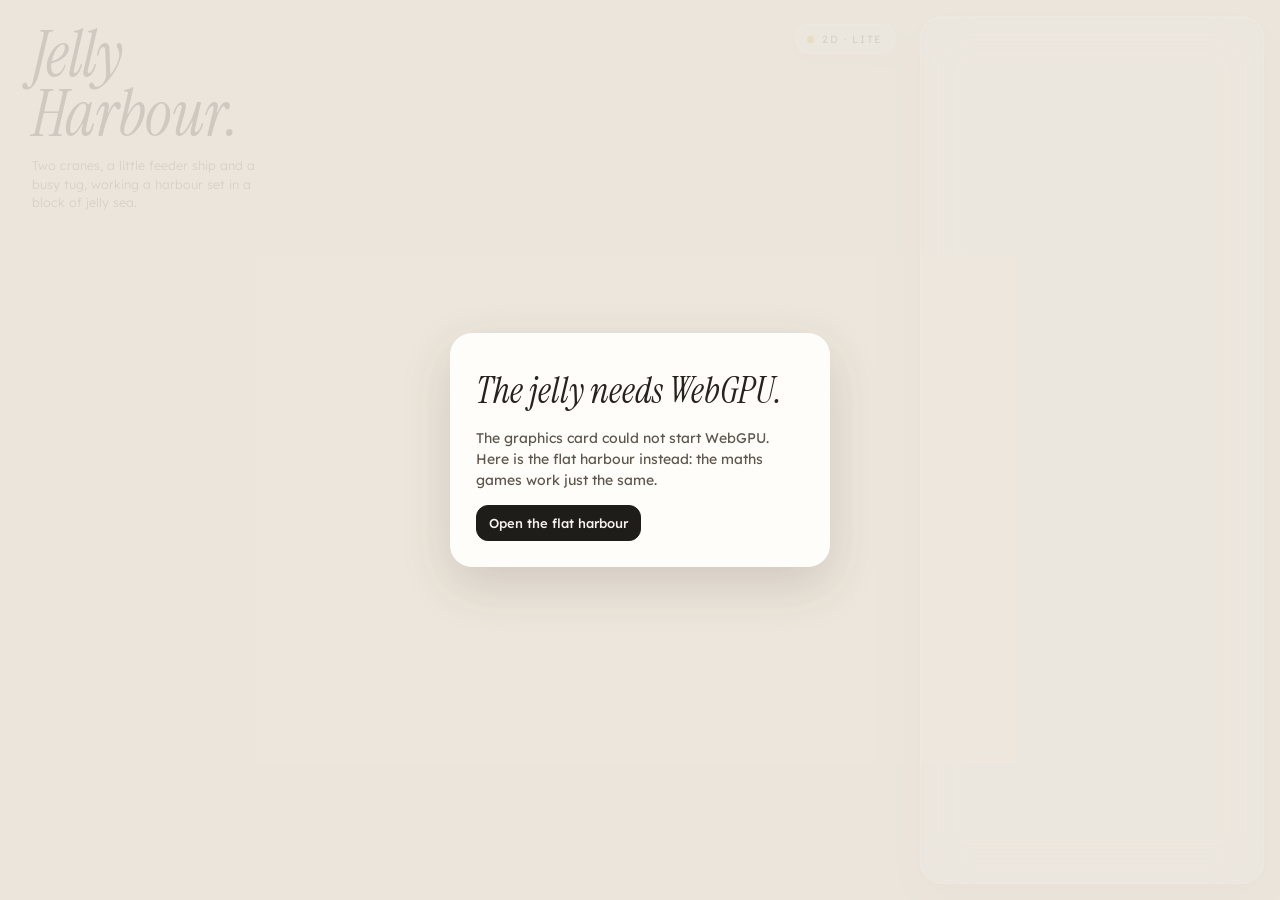
<file: index.html>
<!doctype html>
<html lang="en-GB">
<head>
<meta charset="utf-8">
<meta name="viewport" content="width=device-width, initial-scale=1, viewport-fit=cover">
<title>Jelly Harbour</title>
<meta name="description" content="Times tables and number bonds in a harbour made of jelly.">
<meta name="theme-color" content="#ece6dc">
<meta name="apple-mobile-web-app-capable" content="yes">
<meta name="mobile-web-app-capable" content="yes">
<meta name="apple-mobile-web-app-title" content="Jelly Harbour">
<meta name="apple-mobile-web-app-status-bar-style" content="default">
<link rel="manifest" href="manifest.webmanifest">
<link rel="icon" href="assets/icons/favicon-32.png" sizes="32x32">
<link rel="apple-touch-icon" href="assets/icons/apple-touch-icon-180.png">
<link rel="preconnect" href="https://fonts.googleapis.com">
<link rel="preconnect" href="https://fonts.gstatic.com" crossorigin>
<link rel="stylesheet" href="https://fonts.googleapis.com/css2?family=Instrument+Serif:ital@0;1&family=Lexend:wght@300;400;500;600;700&display=swap">
<link rel="stylesheet" href="css/app.css">
<script>
  // Keep Chrome's install offer for our own Install button (js/ui/install.js); it can arrive before the modules load.
  addEventListener('beforeinstallprompt', function (e) { e.preventDefault(); window.__installOffer = e; dispatchEvent(new Event('install-offer')); });
</script>
</head>
<body>
<canvas id="stage" aria-label="A harbour inside a block of jelly"></canvas>
<div id="labels" aria-hidden="true"></div>

<header class="masthead">
  <h1 class="title">Jelly <span>Harbour.</span></h1>
  <p class="blurb">Two cranes, a little feeder ship and a busy tug, working a harbour set in a block of jelly sea.</p>
</header>

<div class="pill" id="pill"><i></i><span>WebGPU · Live</span></div>

<aside class="panel" id="panel" aria-label="Harbour controls">
  <button class="sheet-handle" id="sheetHandle" aria-label="Show or hide the controls"><span></span></button>
  <div class="panel-body" id="panelBody"></div>
</aside>

<div class="toast" id="toast" role="status" aria-live="polite"></div>

<div class="fallback" id="fallback" hidden>
  <div class="fallback-card">
    <h2>The jelly needs WebGPU.</h2>
    <p id="fallbackWhy">This browser can't draw the 3D harbour, so here is the flat version. The maths games work just the same.</p>
    <button class="btn dark" id="fallbackGo">Open the flat harbour</button>
  </div>
</div>

<script type="module" src="js/main.js"></script>
</body>
</html>
</file>
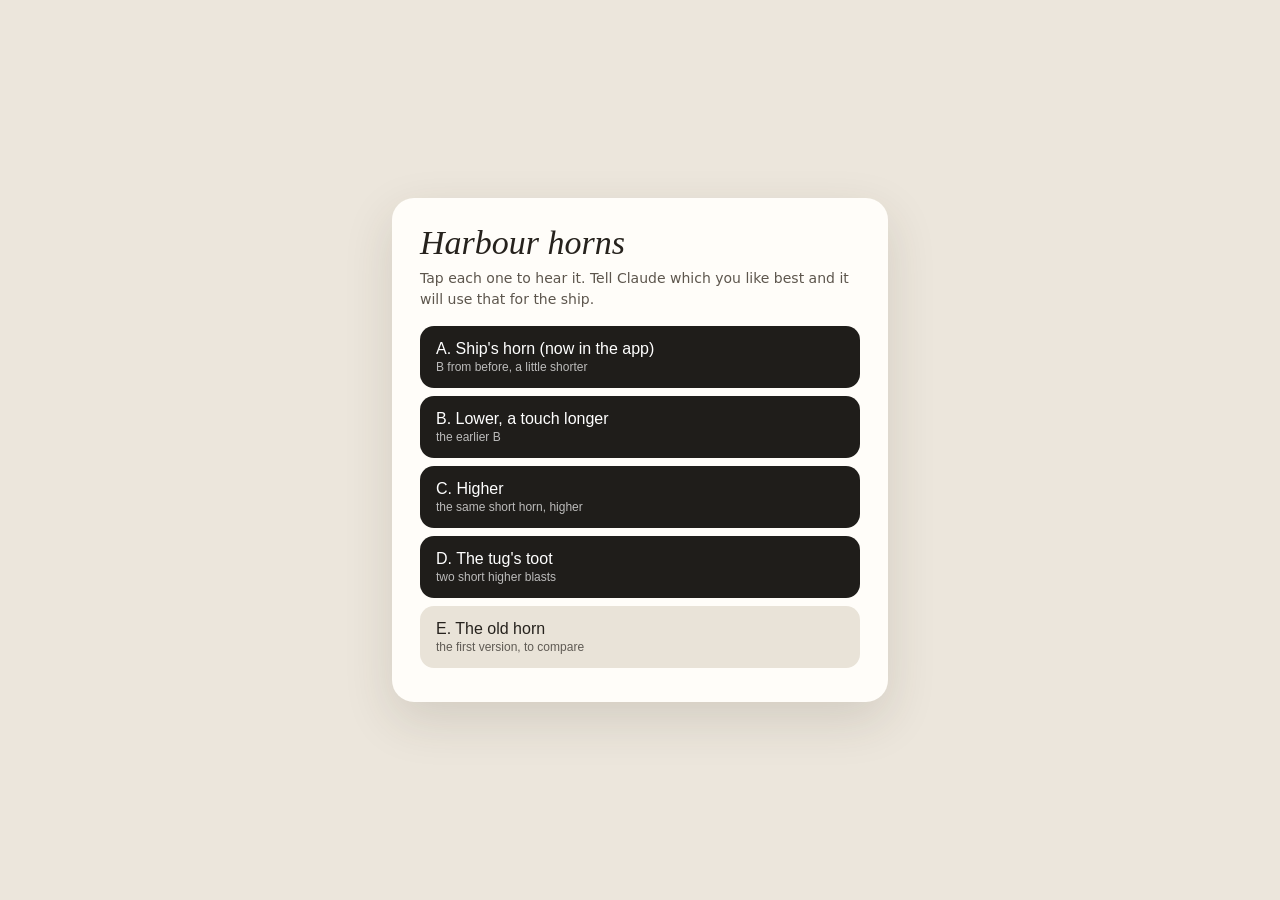
<file: dev/horns.html>
<!doctype html>
<html lang="en-GB"><head><meta charset="utf-8"><meta name="viewport" content="width=device-width,initial-scale=1">
<title>Harbour horns</title>
<style>
body{margin:0;min-height:100vh;display:grid;place-items:center;background:#ece6dc;font-family:system-ui,sans-serif;color:#26221d}
.card{background:#fffdf9;border-radius:22px;padding:26px 28px;box-shadow:0 18px 50px rgba(60,50,35,.14);max-width:440px}
h1{font-family:Georgia,serif;font-style:italic;font-weight:400;font-size:34px;margin:0 0 6px}
p{color:#5d564d;font-size:14px;line-height:1.5;margin:0 0 16px}
button{display:block;width:100%;margin:8px 0;padding:14px 16px;border:0;border-radius:14px;background:#1f1d1a;color:#fff;font-size:16px;text-align:left;cursor:pointer}
button small{display:block;opacity:.7;font-size:12px;margin-top:2px}
button.old{background:#e9e3d8;color:#26221d}
</style></head><body>
<div class="card">
  <h1>Harbour horns</h1>
  <p>Tap each one to hear it. Tell Claude which you like best and it will use that for the ship.</p>
  <button data-h="new">A. Ship's horn (now in the app)<small>B from before, a little shorter</small></button>
  <button data-h="deep">B. Lower, a touch longer<small>the earlier B</small></button>
  <button data-h="high">C. Higher<small>the same short horn, higher</small></button>
  <button data-h="tug">D. The tug's toot<small>two short higher blasts</small></button>
  <button class="old" data-h="old">E. The old horn<small>the first version, to compare</small></button>
</div>
<script type="module">
import { initAudio, ensureAudio, horn, hornOld, toot } from '../js/audio.js';
initAudio();
const play = {
  new: () => horn(),
  deep: () => horn(1.4, { f: 98 }),
  high: () => horn(1.2, { f: 164.8, level: 0.5 }),
  tug: () => toot(),
  old: () => hornOld(),
};
document.querySelectorAll('[data-h]').forEach(b => b.addEventListener('click', () => {
  const c = ensureAudio();
  const go = () => play[b.dataset.h]();
  if (c && c.state !== 'running') c.resume().then(go); else go();
}));
if (new URLSearchParams(location.search).has('selftest')) {
  const c = ensureAudio();
  (c.state === 'running' ? Promise.resolve() : c.resume()).then(() => {
    for (const k of Object.keys(play)) play[k]();
    console.log('HORNS played all, context', c.state);
    import('./shotkit.js').then(m => setTimeout(m.shotReady, 1500));
  });
}
</script>
</body></html>
</file>
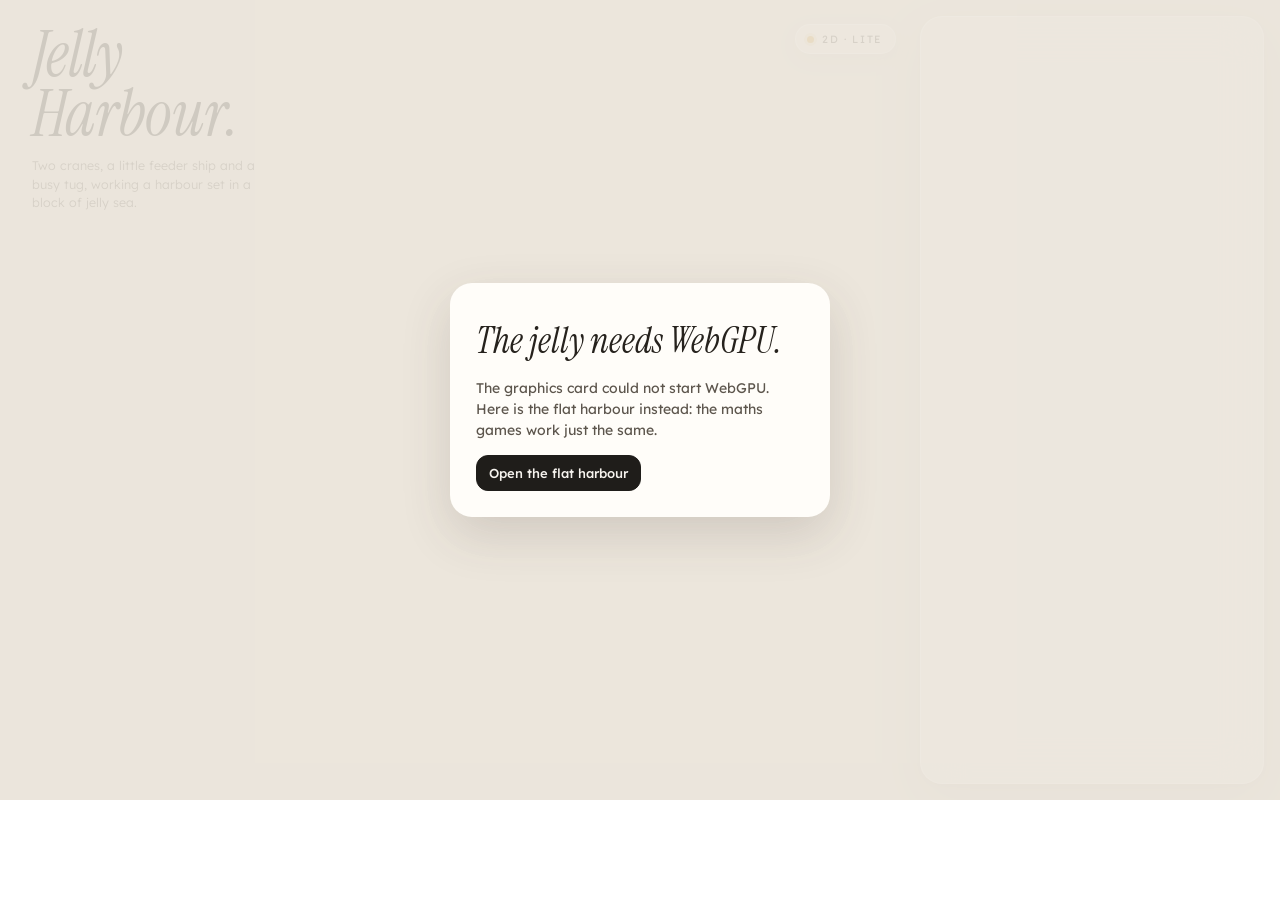
<file: dev/test-e2e.html>
<!doctype html>
<meta charset="utf-8">
<title>End-to-end test</title>
<style>body{margin:0;font:12px monospace}iframe{width:1280px;height:800px;border:0;display:block}</style>
<iframe id="f"></iframe>
<pre id="out"></pre>
<script type="module">
// Plays whole rounds of the real app inside an iframe by tapping its buttons, like a child would.
// ?game=tables&key=5&level=1&wrong=1 (wrong=1 taps a wrong tile first each time, to exercise Show me)
// Run: bash tools/shot.sh e2e "dev/test-e2e.html?game=tables&key=5&level=1" 1280,1000 300
import { shotReady } from './shotkit.js';
const q = new URLSearchParams(location.search);
const out = document.getElementById('out');
const log = (...a) => { const s = a.join(' '); console.log('E2E ' + s); out.textContent += s + '\n'; };
const f = document.getElementById('f');
const game = q.get('game') || 'tables', key = q.get('key') || '5', level = q.get('level') || '1';
const errors = [];
f.src = `../index.html?game=${game}&key=${key}&level=${level}&e2e=1`;
const t0 = performance.now();
await new Promise(r => f.addEventListener('load', r, { once: true }));
const w = f.contentWindow;
w.addEventListener('error', e => errors.push(String(e.message)));
const ce = w.console.error.bind(w.console);
w.console.error = (...a) => { errors.push(a.map(String).join(' ')); ce(...a); };
const spokenLines = [];
try { const sy = w.speechSynthesis, orig = sy.speak.bind(sy); sy.speak = u => { if (u.text.trim()) spokenLines.push(u.text); return orig(u); }; } catch (e) { /* no speech */ }
const wrongFirst = q.get('wrong') === '1';
let taps = 0, answers = 0, wrongs = 0, done = false, lastQ = '';
const lineState = {};
const seenWrong = new Set();
const deadline = t0 + Number(q.get('secs') || 280) * 1000;
while (!done && performance.now() < deadline) {
  await new Promise(r => setTimeout(r, 250));
  const d = w.document;
  const qt = d.querySelector('#qText');
  if (qt && qt.textContent !== lastQ) {
    lastQ = qt.textContent;
    const labs = [...d.querySelectorAll('#labels .lab')].filter(l => l.style.display !== 'none').map(l => l.textContent).join(',');
    const num = d.querySelector('#qNum') ? d.querySelector('#qNum').textContent : '';
    log(`${((performance.now() - t0) / 1000).toFixed(1)}s Q: ${lastQ} | counter "${num}" labels [${labs}]`);
  }
  if (q.has('snaplast') && qt && /^Load/.test(qt.textContent) && d.querySelector('#qNum') && d.querySelector('#qNum').textContent === '?') {
    await new Promise(r => setTimeout(r, 300));
    const labs = [...d.querySelectorAll('#labels .lab')].filter(l => l.style.display !== 'none').map(l => l.textContent).join(',');
    log('last row landed: counter "?" labels [' + labs + ']'); done = true; break;
  }
  const home = d.querySelector('#pHome');
  if (home) { log('patch card:', d.querySelector('.patch h3').textContent, '/', d.querySelector('.patch b').textContent); done = true; break; }
  // the Load-to-the-line level: two buttons (load / she's full). With wrong=1 it calls full one row early once and
  // loads one row too many once, to exercise "Not yet" and "Take a row off".
  const A = d.querySelector('#qBigA'), Bb = d.querySelector('#qBigB');
  if (A && Bb) {
    const need = w.__answer, have = w.__rows || 0, k = lastQ + '#' + (w.__order || 0);
    lineState[k] = lineState[k] || { early: false, over: false };
    const ls = lineState[k];
    if (A.disabled && Bb.disabled) continue;
    if (wrongFirst && !ls.early && have > 0 && have === need - 1 && !Bb.disabled) { ls.early = true; Bb.click(); wrongs++; continue; }
    if (wrongFirst && !ls.over && have === need && need < 10 && !A.disabled) { ls.over = true; A.click(); taps++; continue; }
    if (have >= need && !Bb.disabled) { Bb.click(); continue; }
    if (!A.disabled) { A.click(); taps++; }
    continue;
  }
  const big = d.querySelector('#qBig');
  const stopAt = Number(q.get('stop') || 0);
  if (stopAt && taps >= stopAt) { await new Promise(r => setTimeout(r, Number(q.get('hold') || 2600))); log('stopped after', taps, 'taps'); done = true; break; }
  if (big && !big.disabled) { big.click(); taps++; continue; }
  const act = d.querySelector('#qAct');
  const tiles = [...d.querySelectorAll('.tile:not(.nope)')];
  if (tiles.length && act && !act.dataset.locked && w.__answer !== undefined) {
    const ans = String(w.__answer);
    const key = lastQ + '|' + ans;
    if (wrongFirst && !seenWrong.has(key)) {
      const bad = tiles.find(t => t.dataset.v !== ans);
      if (bad) { seenWrong.add(key); bad.click(); wrongs++; continue; }
    }
    const good = tiles.find(t => t.dataset.v === ans);
    if (good) { good.click(); answers++; w.__answer = undefined; }
  }
}
const secs = ((performance.now() - t0) / 1000).toFixed(1);
log(`taps ${taps}, answers ${answers}, wrong taps ${wrongs}, ${secs}s`);
log(`spoken ${spokenLines.length} lines; questions spoken: ${spokenLines.filter(t => /\?|Load|Fill|Sound|crates|gulls/.test(t)).slice(0, 4).join(' | ')}`);
if (errors.length) log('console errors:', errors.slice(0, 5).join(' | '));
log(done && !errors.length ? 'PASS' : 'FAIL', done ? '' : '(round did not finish)');
shotReady();
</script>
</file>
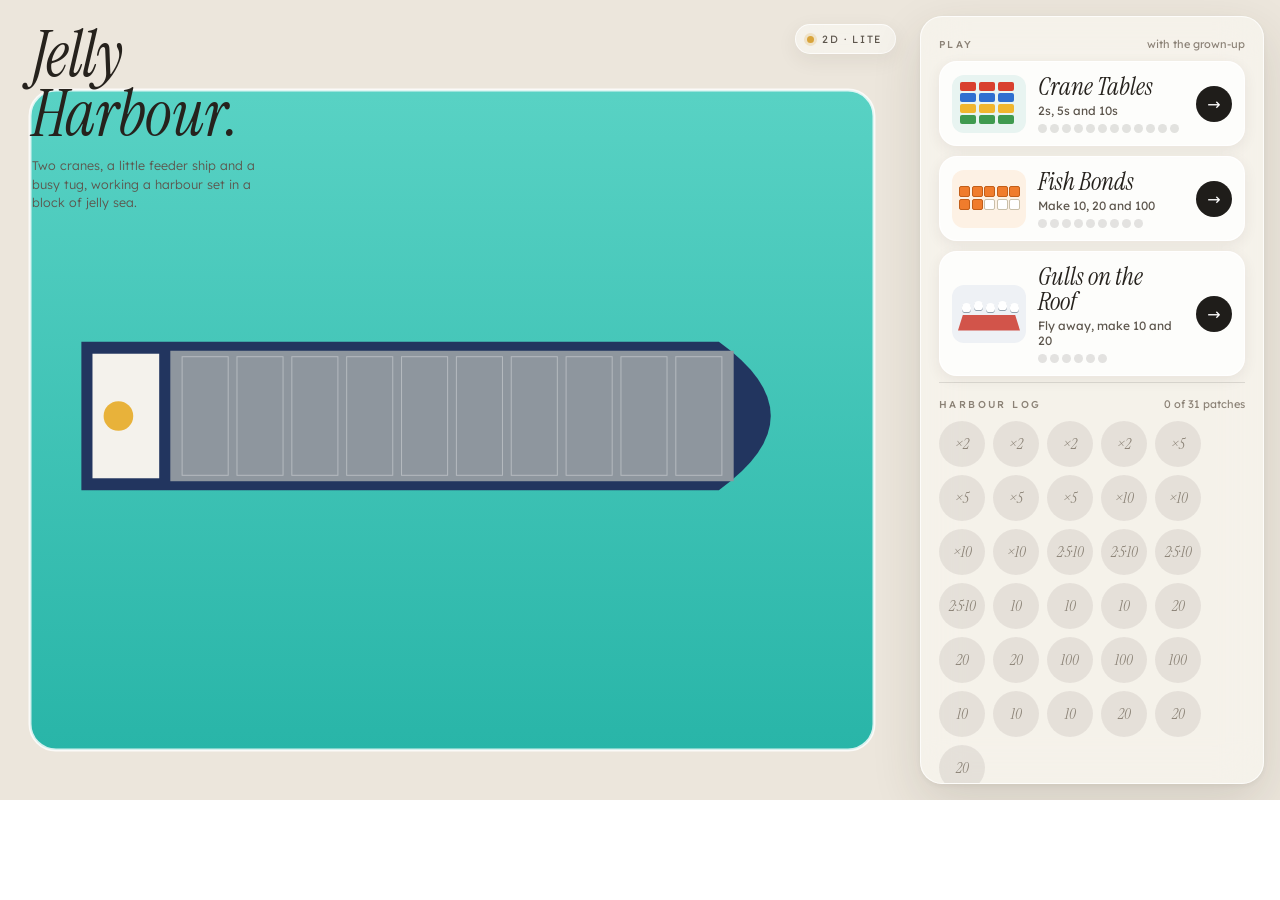
<file: dev/test-flat.html>
<!doctype html>
<meta charset="utf-8">
<title>Flat harbour test</title>
<style>body{margin:0}iframe{width:1280px;height:800px;border:0;display:block}</style>
<iframe id="f" src="../index.html?flat=1&nosw=1"></iframe>
<script type="module">
// Opens the flat (no-WebGPU) harbour, starts a times-tables round and a bonds round, and checks for errors.
import { shotReady } from './shotkit.js';
const q = new URLSearchParams(location.search);
const f = document.getElementById('f');
await new Promise(r => f.addEventListener('load', r, { once: true }));
const w = f.contentWindow, d = () => w.document;
const errs = [];
w.addEventListener('error', e => errs.push(String(e.message)));
const wait = s => new Promise(r => setTimeout(r, s * 1000));
await wait(1);
d().getElementById('fallbackGo').click();
await wait(1);
const game = q.get('game') || 'tables';
d().querySelector(`[data-go="${game}"]`).click();
// tap through a few steps
for (let i = 0; i < 60; i++) {
  await wait(0.35);
  const big = d().querySelector('#qBig');
  if (big && !big.disabled) { big.click(); continue; }
  const tiles = [...d().querySelectorAll('.tile:not(.nope)')];
  if (tiles.length && w.__answer !== undefined && i > 40) { const t = tiles.find(t => t.dataset.v === String(w.__answer)); if (t) t.click(); }
}
console.log('FLAT question:', d().querySelector('#qText') && d().querySelector('#qText').textContent, 'errors:', errs.length ? errs.join(' | ') : 'none');
shotReady();
</script>
</file>
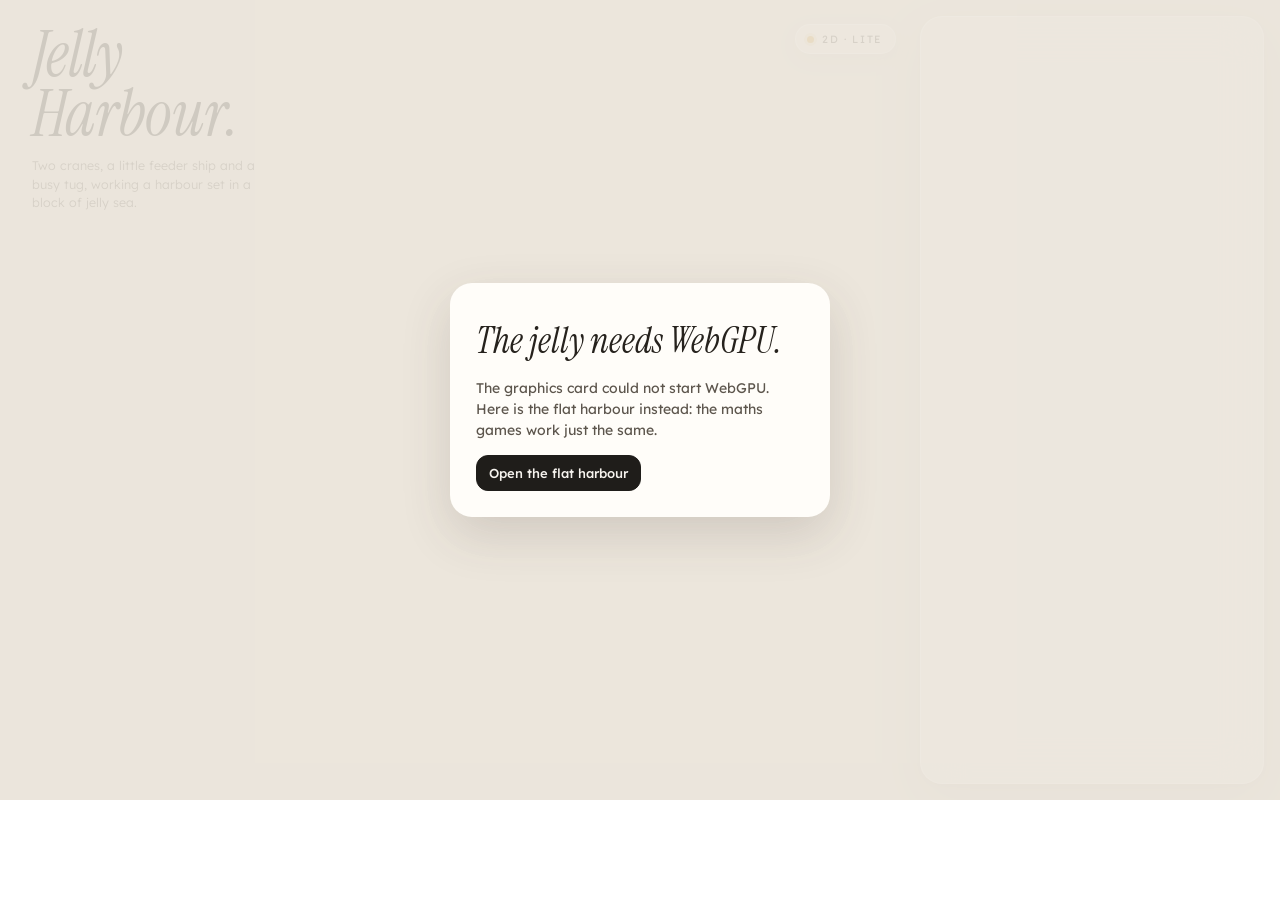
<file: dev/test-input.html>
<!doctype html>
<meta charset="utf-8">
<title>Pointer interaction test</title>
<style>body{margin:0;font:12px monospace}iframe{width:1280px;height:800px;border:0;display:block}</style>
<iframe id="f" src="../index.html?nosw=1"></iframe>
<pre id="out"></pre>
<script type="module">
// Drives the real canvas with pointer events: throw a lifebuoy, drag waves, tip the block, orbit and zoom.
// Run: bash tools/shot.sh input "dev/test-input.html" 1280,1000 90
import { shotReady } from './shotkit.js';
const out = document.getElementById('out');
const log = (...a) => { const s = a.join(' '); console.log('INPUT ' + s); out.textContent += s + '\n'; };
const f = document.getElementById('f');
await new Promise(r => f.addEventListener('load', r, { once: true }));
const w = f.contentWindow;
const errors = [];
w.addEventListener('error', e => errors.push(String(e.message)));
const wait = s => new Promise(r => setTimeout(r, s * 1000));
for (let i = 0; i < 80 && !(w.__app && w.__app.scene && w.__app.harbour); i++) await wait(0.25);
await wait(1.5);
const app = w.__app, scene = app.scene, cv = scene.canvas;
const ev = (type, x, y, extra = {}) => cv.dispatchEvent(new w.PointerEvent(type, { clientX: x, clientY: y, pointerId: extra.id || 1, button: extra.button || 0, buttons: 1, bubbles: true, pointerType: 'mouse', ...extra }));
const drag = async (pts, opts = {}) => {
  ev('pointerdown', pts[0][0], pts[0][1], opts);
  for (const [x, y] of pts.slice(1)) { await wait(0.03); ev('pointermove', x, y, opts); }
  await wait(0.03);
  ev('pointerup', pts[pts.length - 1][0], pts[pts.length - 1][1], opts);
};
let pass = 0, fail = 0;
const check = (name, ok, extra = '') => { if (ok) pass++; else fail++; log(ok ? 'ok  ' : 'FAIL', name, extra); };

// 1. throw a lifebuoy: find one on screen, pick it up, flick it toward the open water
const lb = app.lifebuoys.items[1];
const sp = scene.project([lb.x, lb.y + 0.01, lb.z]);
const before = [lb.x, lb.z];
ev('pointerdown', sp[0], sp[1]);
const picked = lb.held;
for (let k = 1; k <= 8; k++) { await wait(0.025); ev('pointermove', sp[0] - k * 14, sp[1] + k * 6); }
ev('pointerup', sp[0] - 112, sp[1] + 48);
const flew = lb.flying;
await wait(2.5);
check('lifebuoy picked up', picked);
check('lifebuoy thrown', flew);
check('lifebuoy landed and floats', !lb.flying && !lb.held && Math.hypot(lb.x - before[0], lb.z - before[1]) > 0.1, `moved ${Math.hypot(lb.x - before[0], lb.z - before[1]).toFixed(2)}`);

// 2. waves: drag across open water in the basin
const localWaves = () => { let m = 0; for (let x = -1.0; x <= 0.3; x += 0.04) for (let z = 1.3; z <= 2.3; z += 0.04) m += scene.sim.heightAt(x, z) ** 2; return m; };
let pushes = 0;
const orig = scene.sim.disturb.bind(scene.sim);
scene.sim.disturb = (...a) => { pushes++; return orig(...a); };
const e0 = localWaves();
const a = scene.project([-0.9, 0, 1.6]), b = scene.project([0.1, 0, 2.0]);
ev('pointerdown', a[0], a[1]);
log('  pointerdown at water', a.map(v => v.toFixed(0)).join(','), 'mode', app.inputMode, 'ray', JSON.stringify(scene.ray(a[0], a[1])));
for (let i = 1; i < 12; i++) { await wait(0.03); ev('pointermove', a[0] + (b[0] - a[0]) * i / 11, a[1] + (b[1] - a[1]) * i / 11); }
ev('pointerup', b[0], b[1]);
const e1 = localWaves();
scene.sim.disturb = orig;
check('dragging the water makes waves', pushes >= 12 && e1 > e0 * 1.3, `${pushes} pushes, local wave energy ${e0.toExponential(2)} -> ${e1.toExponential(2)}`);

// 3. tip: press the front cut face (below the waterline) and drag down
const face = scene.project([-0.5, -0.6, 2.6]);
ev('pointerdown', face[0], face[1]);
for (let k = 1; k <= 10; k++) { await wait(0.03); ev('pointermove', face[0], face[1] + k * 18); }
await wait(0.4);
const tipped = Math.abs(scene.jel.ax) + Math.abs(scene.jel.az);
ev('pointerup', face[0], face[1] + 180);
check('dragging the side tips the block', tipped > 0.05, `tilt ${tipped.toFixed(3)}`);
await wait(2.0);
check('the block settles back', Math.abs(scene.jel.ax) + Math.abs(scene.jel.az) < 0.03, `tilt now ${(Math.abs(scene.jel.ax) + Math.abs(scene.jel.az)).toFixed(3)}`);

// 4. orbit with a right-drag, zoom with the wheel
const yaw0 = scene.camera.goal.yaw, dist0 = scene.camera.goal.dist;
await drag([[300, 120], [380, 140], [460, 160]], { button: 2 });
check('right-drag orbits', Math.abs(scene.camera.goal.yaw - yaw0) > 0.2, `yaw ${yaw0.toFixed(2)} -> ${scene.camera.goal.yaw.toFixed(2)}`);
cv.dispatchEvent(new w.WheelEvent('wheel', { clientX: 400, clientY: 400, deltaY: -300, bubbles: true, cancelable: true }));
check('wheel zooms', scene.camera.goal.dist < dist0 * 0.9, `dist ${dist0.toFixed(2)} -> ${scene.camera.goal.dist.toFixed(2)}`);

// 5. the panel: horn, feed
w.document.getElementById('bHorn').click();
w.document.getElementById('bFeed').click();
await wait(2.5);
check('no flavour or slider controls on the panel', !w.document.querySelector('[data-flav]') && !w.document.querySelector('input[type=range]'));
check('fed tally counts', Number(w.document.getElementById('tFed').textContent) >= 1);
check('no console errors', errors.length === 0, errors.slice(0, 3).join(' | '));
log(fail ? 'FAIL' : 'PASS', `${pass} passed, ${fail} failed`);
shotReady();
</script>
</file>
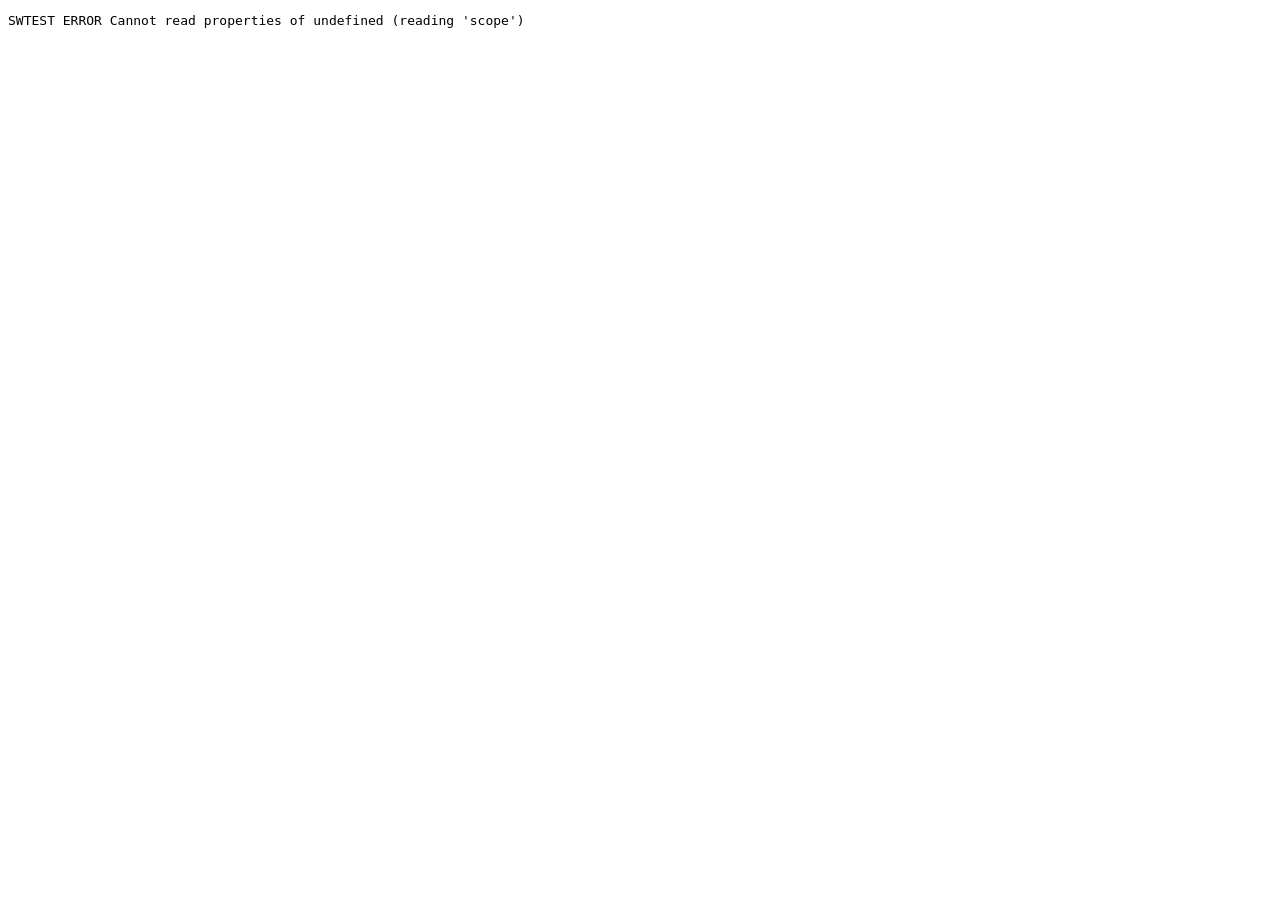
<file: dev/test-sw.html>
<!doctype html><meta charset="utf-8"><title>sw test</title>
<script>if (/[?&]hold=/.test(location.search)) document.write('<iframe src="/__hold?s=' + location.search.match(/hold=(\d+)/)[1] + '" style="display:none"></iframe>');</script>
<script type="module">
const log = (...a) => { console.log('SWTEST', ...a); const p = document.createElement('pre'); p.textContent = 'SWTEST ' + a.join(' '); document.body.appendChild(p); };
try {
  const reg = await navigator.serviceWorker.register('../sw.js', { scope: '../' });
  log('registered', reg.scope);
  const sw = reg.installing || reg.waiting || reg.active;
  let ready = sw.state === 'activated';
  sw.addEventListener('statechange', () => { log('state', sw.state); if (sw.state === 'activated' || sw.state === 'redundant') ready = true; });
  for (let i = 0; i < 150 && !ready; i++) { try { await fetch('/__slow?' + i, { cache: 'no-store' }); } catch (e) { await new Promise(r => setTimeout(r, 1000)); } }
  log('final state', sw.state);
  const keys = await caches.keys();
  const c = await caches.open(keys.find(k => k.startsWith('astraharbour')));
  const n = (await c.keys()).length;
  const has = async u => !!(await c.match(new URL(u, location.href).href));
  log('cache', keys.join(','), 'entries', n,
    'shell', await has('../'), 'main', await has('../js/main.js'), 'renderer', await has('../js/gpu/renderer.js'),
    'town', await has('../js/world/geo/town.js'), 'life', await has('../js/life/life.js'), 'css', await has('../css/app.css'),
    'icon', await has('../assets/icons/icon-192.png'),
    'fonts', await has('https://fonts.googleapis.com/css2?family=Instrument+Serif:ital@0;1&family=Lexend:wght@300;400;500;600;700&display=swap'));
} catch (e) { log('ERROR', e.message); }
</script>
</file>
<file: css/app.css>
/* Jelly Harbour: the Material Studies look. Light theme only, by design. */
:root {
  --paper: #ece6dc;
  --ink: #26221d;
  --ink-2: #5d564d;
  --ink-3: #8b8276;
  --line: rgba(38, 34, 29, 0.12);
  --frost: rgba(250, 248, 244, 0.62);
  --frost-edge: rgba(255, 255, 255, 0.75);
  --dark: #1f1d1a;
  --live: #3cae6b;
  --sea: #24b3a7;
  --serif: 'Instrument Serif', 'Iowan Old Style', Georgia, serif;
  --sans: 'Lexend', system-ui, -apple-system, 'Segoe UI', sans-serif;
  --r: 16px;
  --panel-w: 344px;
}
* { box-sizing: border-box; }
html, body { margin: 0; height: 100%; overflow: hidden; background: var(--paper); color: var(--ink); font-family: var(--sans); -webkit-tap-highlight-color: transparent; }
body { overscroll-behavior: none; touch-action: none; user-select: none; -webkit-user-select: none; }
button { font: inherit; color: inherit; }

#stage { position: fixed; inset: 0; width: 100%; height: 100%; display: block; cursor: grab; }
#stage.wave { cursor: crosshair; }
#stage.tip { cursor: ns-resize; }
#stage.grab { cursor: grabbing; }
#stage.pick { cursor: pointer; }

/* ---- masthead ---------------------------------------------------------------------------------------- */
.masthead { position: fixed; left: 32px; top: 26px; pointer-events: none; max-width: 330px; }
.eyebrow { font-size: 10.5px; font-weight: 500; letter-spacing: 0.24em; text-transform: uppercase; color: var(--ink-3); }
.title { font-family: var(--serif); font-style: italic; font-weight: 400; font-size: 64px; line-height: 0.92; letter-spacing: -0.01em; margin: 0 0 12px; color: var(--ink); }
.title span { display: block; }
.blurb { font-size: 12.5px; line-height: 1.5; color: var(--ink-2); margin: 0; max-width: 250px; font-weight: 300; }

.pill { position: fixed; top: 24px; right: calc(var(--panel-w) + 40px); display: flex; align-items: center; gap: 8px; padding: 7px 13px 7px 11px;
  border-radius: 999px; background: var(--frost); border: 1px solid var(--frost-edge); backdrop-filter: blur(14px); -webkit-backdrop-filter: blur(14px);
  font-size: 10.5px; letter-spacing: 0.16em; text-transform: uppercase; color: var(--ink-2); box-shadow: 0 6px 20px rgba(60, 50, 35, 0.08); cursor: pointer; user-select: none; }
.pill i { width: 7px; height: 7px; border-radius: 50%; background: var(--live); box-shadow: 0 0 0 3px rgba(60, 174, 107, 0.18); animation: blink 2.4s ease-in-out infinite; }
.pill.lite i { background: #d9a43b; box-shadow: 0 0 0 3px rgba(217, 164, 59, 0.2); }
@keyframes blink { 50% { opacity: 0.45; } }

.howto { position: fixed; left: 32px; bottom: 24px; max-width: 520px; pointer-events: none; }
.howto p { margin: 6px 0 0; font-size: 12px; color: var(--ink-2); line-height: 1.5; font-weight: 300; }

body.in-game .blurb, body.in-game .howto { opacity: 0; }
body.in-game .title { font-size: 40px; }
.blurb, .howto, .title { transition: opacity 0.4s, font-size 0.4s; }

/* ---- the frosted panel ------------------------------------------------------------------------------- */
.panel { position: fixed; top: 16px; right: 16px; bottom: 16px; width: var(--panel-w); display: flex; flex-direction: column;
  background: var(--frost); border: 1px solid var(--frost-edge); border-radius: 22px;
  backdrop-filter: blur(22px) saturate(1.15); -webkit-backdrop-filter: blur(22px) saturate(1.15);
  box-shadow: 0 18px 50px rgba(60, 50, 35, 0.14), 0 2px 6px rgba(60, 50, 35, 0.06); overflow: hidden; touch-action: pan-y; }
.panel-body { flex: 1; overflow-y: auto; overscroll-behavior: contain; padding: 18px 18px 22px; scrollbar-width: thin; }
.sheet-handle { display: none; }
.sec { padding: 14px 0 6px; border-top: 1px solid var(--line); }
.sec:first-child, .sec[hidden] + .sec { border-top: 0; padding-top: 2px; }
.btn.install { width: 100%; padding: 13px 12px; font-size: 15px; }
.sec-h { display: flex; justify-content: space-between; align-items: baseline; margin-bottom: 10px; }
.sec-h .eyebrow { font-size: 10px; }
.sec-h small { font-size: 11px; color: var(--ink-3); }

.btn { appearance: none; border: 1px solid var(--line); background: rgba(255, 255, 255, 0.7); border-radius: 12px; padding: 9px 12px; font-size: 13px; font-weight: 500; cursor: pointer;
  transition: transform 0.12s ease, background 0.2s, box-shadow 0.2s; touch-action: manipulation; }
.btn:active { transform: scale(0.96); }
.btn.dark { background: var(--dark); color: #f6f3ee; border-color: var(--dark); }
.btn.dark:hover { background: #34302b; }
.btn[disabled] { opacity: 0.38; pointer-events: none; }
.row { display: flex; gap: 8px; }
.row > * { flex: 1; }
.grid3 { display: grid; grid-template-columns: repeat(3, 1fr); gap: 7px; }
.grid4 { display: grid; grid-template-columns: repeat(4, 1fr); gap: 7px; }

/* game cards on the home panel */
.games { display: grid; gap: 10px; }
.game-card { display: grid; grid-template-columns: 74px 1fr auto; align-items: center; gap: 12px; text-align: left; padding: 12px; border-radius: 18px;
  background: rgba(255, 255, 255, 0.82); border: 1px solid rgba(255, 255, 255, 0.95); box-shadow: 0 4px 14px rgba(60, 50, 35, 0.08); cursor: pointer; transition: transform 0.15s; }
.game-card:active { transform: scale(0.97); }
.game-card h3 { margin: 0; font-family: var(--serif); font-style: italic; font-weight: 400; font-size: 25px; line-height: 1; }
.game-card p { margin: 4px 0 0; font-size: 12px; color: var(--ink-2); }
.game-card .go { width: 36px; height: 36px; border-radius: 50%; background: var(--dark); color: #fff; display: grid; place-items: center; font-size: 16px; }
.icon { width: 74px; height: 58px; border-radius: 12px; background: #e8f4f1; position: relative; overflow: hidden; }
.icon .box { position: absolute; width: 16px; height: 9px; border-radius: 2px; }
.icon .tf { position: absolute; width: 11px; height: 11px; border-radius: 2px; background: #fff; border: 1px solid #c9bfa9; }
.icon .tf.on { background: #f07c2c; border-color: #c25e19; }
.stars { display: flex; gap: 3px; margin-top: 6px; }
.stars i { width: 9px; height: 9px; border-radius: 50%; background: rgba(38, 34, 29, 0.12); }
.stars i.on { background: #e8b23a; }

.tally { display: grid; grid-template-columns: repeat(3, 1fr); gap: 6px; margin-top: 10px; }
.tally div { background: rgba(255, 255, 255, 0.6); border-radius: 12px; padding: 8px 10px; }
.tally b { display: block; font-size: 20px; font-weight: 500; }
.tally span { font-size: 10.5px; color: var(--ink-3); letter-spacing: 0.04em; }
.status { display: flex; align-items: center; gap: 10px; margin-top: 10px; font-size: 12.5px; color: var(--ink-2); }
.meter { flex: 0 0 64px; height: 6px; border-radius: 3px; background: rgba(38, 34, 29, 0.1); overflow: hidden; }
.meter i { display: block; height: 100%; width: 30%; background: var(--sea); border-radius: 3px; transition: width 0.4s; }

.swatches { display: grid; grid-template-columns: repeat(3, 1fr); gap: 8px; }
.swatch { display: flex; flex-direction: column; align-items: center; gap: 6px; padding: 10px 4px 8px; border-radius: 14px; border: 1.5px solid transparent; background: rgba(255, 255, 255, 0.5); cursor: pointer; font-size: 11.5px; }
.swatch i { width: 26px; height: 26px; border-radius: 50%; box-shadow: inset 0 -4px 8px rgba(0, 0, 0, 0.12), 0 2px 6px rgba(0, 0, 0, 0.12); }
.swatch.on { border-color: var(--ink); background: rgba(255, 255, 255, 0.9); }

.slider { display: grid; grid-template-columns: 1fr auto; align-items: center; gap: 2px 10px; margin: 6px 0 10px; font-size: 12.5px; }
.slider output { font-size: 11px; color: var(--ink-3); font-variant-numeric: tabular-nums; }
.slider input { grid-column: 1 / -1; width: 100%; accent-color: var(--ink); height: 22px; }

/* ---- game panel -------------------------------------------------------------------------------------- */
.game-top { display: flex; align-items: center; gap: 10px; margin-bottom: 12px; }
.back { width: 38px; height: 38px; border-radius: 50%; border: 1px solid var(--line); background: rgba(255, 255, 255, 0.75); cursor: pointer; font-size: 18px; flex: 0 0 38px; }
.game-top h2 { margin: 0; font-family: var(--serif); font-style: italic; font-weight: 400; font-size: 28px; line-height: 1; }
.chips { display: flex; gap: 6px; margin: 4px 0 8px; flex-wrap: wrap; }
.chip { padding: 8px 13px; border-radius: 999px; border: 1.5px solid var(--line); background: rgba(255, 255, 255, 0.65); font-size: 14px; font-weight: 600; cursor: pointer; min-width: 48px; }
.chip.on { background: var(--dark); color: #fff; border-color: var(--dark); }
.levels { display: flex; gap: 6px; margin-bottom: 12px; }
.level { flex: 1; padding: 7px 4px; border-radius: 12px; border: 1.5px solid var(--line); background: rgba(255, 255, 255, 0.55); cursor: pointer; font-size: 11.5px; text-align: center; line-height: 1.2; }
.level b { display: block; font-size: 13px; font-weight: 600; }
.level.on { border-color: var(--ink); background: rgba(255, 255, 255, 0.95); }
.level .done { color: #d49a1c; }

.qcard { background: #fffdf9; border-radius: 20px; padding: 16px 16px 14px; box-shadow: 0 6px 20px rgba(60, 50, 35, 0.09); border: 1px solid rgba(255, 255, 255, 0.9); }
.qtext { display: flex; gap: 10px; align-items: flex-start; }
.qtext p { flex: 1; margin: 0; font-size: 21px; line-height: 1.32; font-weight: 500; letter-spacing: -0.005em; }
.qtext p em { font-style: normal; padding: 0 6px; border-radius: 7px; background: #fff1c9; }
.say { flex: 0 0 40px; height: 40px; border-radius: 50%; border: 1px solid var(--line); background: #fff; cursor: pointer; display: grid; place-items: center; }
.say svg { width: 20px; height: 20px; }
.counter { display: flex; align-items: baseline; gap: 10px; margin: 12px 0 2px; min-height: 64px; }
.counter b { font-size: 60px; font-weight: 600; line-height: 1; letter-spacing: -0.03em; font-variant-numeric: tabular-nums; transition: transform 0.18s; }
.counter b.bump { transform: scale(1.15); }
.counter span { font-size: 15px; color: var(--ink-2); }
.sentence { font-size: 17px; font-weight: 500; color: var(--ink); min-height: 24px; margin: 4px 0 2px; }
.sentence .eq { font-size: 26px; font-weight: 600; letter-spacing: 0.01em; }

.tiles { display: grid; grid-template-columns: repeat(2, 1fr); gap: 10px; margin-top: 12px; }
.tile { height: 74px; border-radius: 18px; border: 2px solid rgba(38, 34, 29, 0.14); background: #fff; font-size: 34px; font-weight: 600; cursor: pointer; box-shadow: 0 4px 0 rgba(38, 34, 29, 0.1); transition: transform 0.1s, background 0.2s; touch-action: manipulation; }
.tile:active { transform: translateY(2px); box-shadow: 0 2px 0 rgba(38, 34, 29, 0.1); }
.tile.right { background: #dff3e5; border-color: #3cae6b; }
.tile.nope { background: #f3efe8; color: var(--ink-3); border-style: dashed; }
.bigbtn { width: 100%; margin-top: 12px; height: 70px; border-radius: 20px; border: 0; background: var(--dark); color: #fff; font-size: 20px; font-weight: 600; cursor: pointer;
  display: flex; align-items: center; justify-content: center; gap: 12px; box-shadow: 0 5px 0 #000; touch-action: manipulation; }
.bigbtn:active { transform: translateY(3px); box-shadow: 0 2px 0 #000; }
.bigbtn[disabled] { opacity: 0.35; }
.bigbtn svg { width: 30px; height: 30px; }
.bigbtn.go { background: #2c8f5a; box-shadow: 0 5px 0 #1d6440; }
.two { display: grid; grid-template-columns: 1fr 1fr; gap: 10px; }
.two .bigbtn { font-size: 17px; padding: 0 8px; line-height: 1.15; }
.helprow { display: flex; justify-content: space-between; align-items: center; margin-top: 12px; }
.help { border: 0; background: none; font-size: 13px; color: var(--ink-2); text-decoration: underline; text-underline-offset: 3px; cursor: pointer; padding: 8px 2px; }
.dots { display: flex; gap: 5px; }
.dots i { width: 16px; height: 10px; border-radius: 2px; background: rgba(38, 34, 29, 0.1); }
.dots i.on { background: var(--sea); }
.dots i.now { outline: 2px solid var(--ink); outline-offset: 1px; }
.feedback { min-height: 22px; margin-top: 10px; font-size: 15px; color: var(--ink-2); }
.feedback.good { color: #23824e; font-weight: 500; }

.patch { display: grid; place-items: center; text-align: center; padding: 14px 0 4px; }
.patch .badge { width: 120px; height: 120px; border-radius: 50%; display: grid; place-items: center; color: #fff; font-family: var(--serif); font-style: italic; font-size: 34px;
  box-shadow: inset 0 0 0 6px rgba(255, 255, 255, 0.85), inset 0 0 0 9px rgba(0, 0, 0, 0.12), 0 8px 24px rgba(60, 50, 35, 0.2); animation: pop 0.6s cubic-bezier(.2, 1.6, .4, 1); }
.patch .badge.long { font-size: 24px; }
.patch h3 { font-family: var(--serif); font-style: italic; font-weight: 400; font-size: 30px; margin: 14px 0 4px; }
.patch p { margin: 0; color: var(--ink-2); font-size: 14px; }
@keyframes pop { from { transform: scale(0.3) rotate(-20deg); opacity: 0; } }
.log { display: flex; flex-wrap: wrap; gap: 8px; }
.log .mini { width: 46px; height: 46px; border-radius: 50%; display: grid; place-items: center; color: #fff; font-family: var(--serif); font-style: italic; font-size: 15px; box-shadow: inset 0 0 0 3px rgba(255, 255, 255, 0.8); }
.log .mini.off { background: rgba(38, 34, 29, 0.08) !important; color: var(--ink-3); box-shadow: none; }

/* ---- labels in the 3D scene ---------------------------------------------------------------------------- */
#labels { position: fixed; inset: 0; pointer-events: none; }
.lab { position: absolute; transform: translate(-50%, -100%); padding: 3px 10px; border-radius: 999px; background: #fff; font-weight: 700; font-size: 18px;
  box-shadow: 0 3px 10px rgba(0, 0, 0, 0.15); border: 2.5px solid var(--c, #222); color: var(--ink); white-space: nowrap; transition: opacity 0.3s; animation: lab 0.45s cubic-bezier(.2, 1.5, .4, 1); }
.lab.big { font-size: 30px; padding: 4px 14px; }
.lab.soft { opacity: 0.65; font-size: 14px; }
@keyframes lab { from { transform: translate(-50%, -40%) scale(0.4); opacity: 0; } }

.toast { position: fixed; left: 50%; bottom: 80px; transform: translateX(calc(-50% - var(--panel-w) / 2)); background: var(--dark); color: #fff; padding: 10px 16px; border-radius: 12px; font-size: 13px; opacity: 0; transition: opacity 0.3s; pointer-events: none; }
.toast.show { opacity: 1; }

.fallback[hidden] { display: none; }
.fallback { position: fixed; inset: 0; display: grid; place-items: center; background: rgba(236, 230, 220, 0.86); z-index: 20; }
.fallback-card { max-width: 380px; background: #fffdf9; border-radius: 22px; padding: 26px; box-shadow: 0 18px 50px rgba(60, 50, 35, 0.16); }
.fallback-card h2 { font-family: var(--serif); font-style: italic; font-weight: 400; font-size: 36px; margin: 8px 0 10px; }
.fallback-card p { color: var(--ink-2); font-size: 14px; line-height: 1.5; }

/* ---- narrow screens: the panel becomes a bottom sheet ----------------------------------------------------- */
@media (max-width: 760px), (orientation: portrait) and (max-width: 1000px) {
  :root { --panel-w: 0px; }
  .masthead { left: 18px; top: 16px; }
  .title { font-size: 42px; }
  .blurb, .howto { display: none; }
  .pill { right: 16px; top: 18px; }
  .panel { top: auto; left: 0; right: 0; bottom: 0; width: auto; max-height: 62vh; border-radius: 22px 22px 0 0; transition: transform 0.3s ease; }
  .panel.collapsed { transform: translateY(calc(100% - 56px)); }
  .sheet-handle { display: grid; place-items: center; height: 26px; border: 0; background: none; cursor: pointer; flex: 0 0 26px; }
  .sheet-handle span { width: 42px; height: 5px; border-radius: 3px; background: rgba(38, 34, 29, 0.25); }
  .toast { transform: translateX(-50%); bottom: 64vh; }
  .tile { height: 64px; font-size: 30px; }
  .qtext p { font-size: 19px; }
  .counter b { font-size: 48px; }
}
@media (prefers-reduced-motion: reduce) {
  *, *::before, *::after { animation-duration: 0.01ms !important; transition-duration: 0.01ms !important; }
}
</file>
